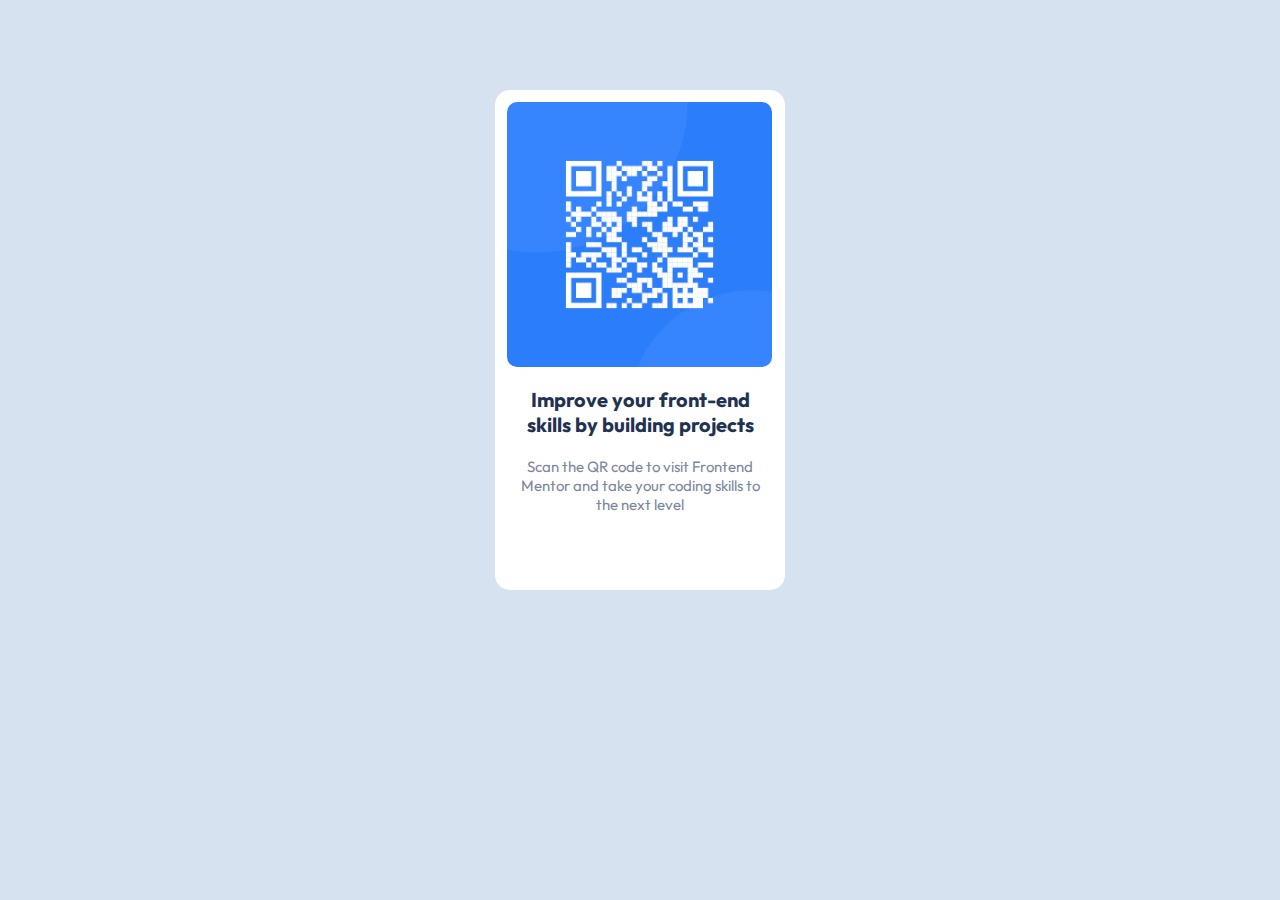
<file: index.html>
<html>
    <head>
        <title>Frontend Mentor</title>
        <link rel="stylesheet" href="style.css">
        <link rel="preconnect" href="https://fonts.googleapis.com"><link rel="preconnect" href="https://fonts.gstatic.com" crossorigin>
        <link href="https://fonts.googleapis.com/css2?family=Outfit:wght@400;700&display=swap" rel="stylesheet">
    </head>
    <body>
        <div class="main-card">
            <img class='image' src="images/image.png">
            <p class="heading">Improve your front-end skills by building projects</p>
            <p class="paragraph">Scan the QR code to visit Frontend Mentor and take your coding skills to the next level</p>
        </div>
    </body>
</html>
</file>
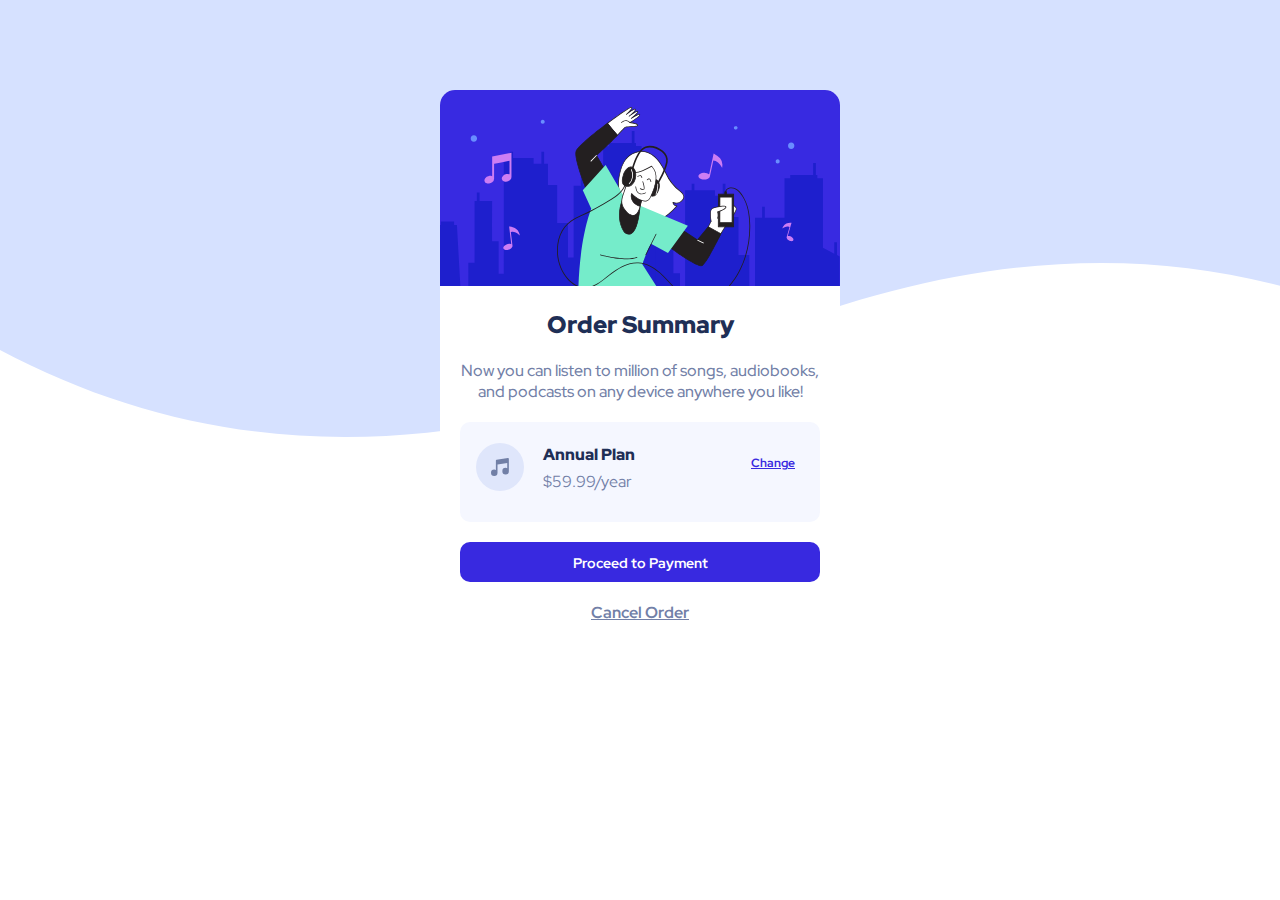
<file: Order Summary Component/index.html>
<!DOCTYPE html>
<html>
    <head>
        <title>
            Order Summary Component
        </title>
        <link rel="stylesheet" href="style.css">
    </head>
    <body>
        <div class="container">
            <img class="image-hero" src="images/illustration-hero.svg">
            <h2 class="head red-hat">Order Summary</h2>
            <p class="paragraph red-hat">Now you can listen to million of songs, audiobooks, and podcasts on any device anywhere you like!</p>
            <div id="pricing-container">
                <img src="images/icon-music.svg" class="image-music">
                <div class="prices">
                    <p class="red-hat" id='annual'>Annual Plan</p>
                    <p class="red-hat" id="price">$59.99/year</p>
                </div>
                <a href="#" id="change">Change</a>
            </div>                
            <a href="#" class="payment">Proceed to Payment</a>
            <a href="#" class="cancel">Cancel Order</a>
        </div>
    </body>
</html>
</file>
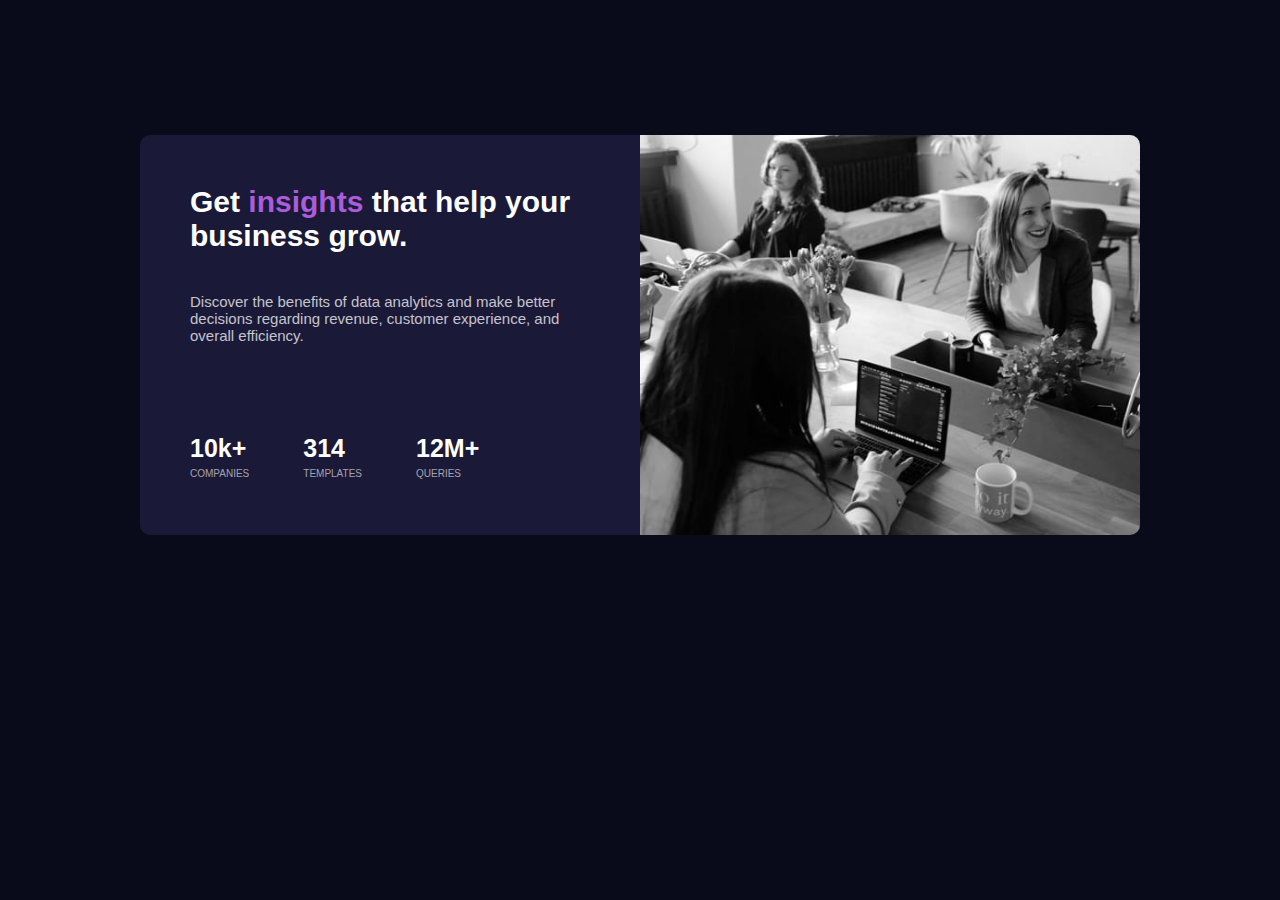
<file: Stats Preview Card/index.html>
<!DOCTYPE html>
<html lang="en">
<head>
  <meta charset="UTF-8">
  <meta name="viewport" content="width=device-width, initial-scale=1.0"> <!-- displays site properly based on user's device -->
  <link rel="icon" type="image/png" sizes="32x32" href="./images/favicon-32x32.png">
  <link href="style.css" rel="stylesheet">
  <title>Frontend Mentor | Stats preview card component</title>


  <!-- <style>
    .attribution { font-size: 11px; text-align: center; }
    .attribution a { color: hsl(228, 45%, 44%); }
  </style> -->
</head>
<body>
<div class="container">
  <div class="text-part">
    <div class="heading">Get <div class="soft-violet">insights</div> that help your business grow.</div>

    <p class="paragraph main-paragraph-white">Discover the benefits of data analytics and make better decisions regarding revenue, customer 
    experience, and overall efficiency.</p>
    <div class="links-block">
      <div class="link-box"><div class="box-head">10k+</div><div class="box-child stat-heading-white">companies</div></div>
      <div class="link-box margin-lr"><div class="box-head">314</div><div class="box-child stat-heading-white">templates</div></div>
      <div class="link-box"><div class="box-head">12M+</div><div class="box-child stat-heading-white">queries</div></div>
  </div>
  </div>
  <img src="images/image-header-desktop.jpg" class="image">
</div>
  <!-- <div class="attribution">
    Challenge by <a href="https://www.frontendmentor.io?ref=challenge" target="_blank">Frontend Mentor</a>. 
    Coded by <a href="#">Your Name Here</a>.
  </div> -->
</body>
</html>
</file>
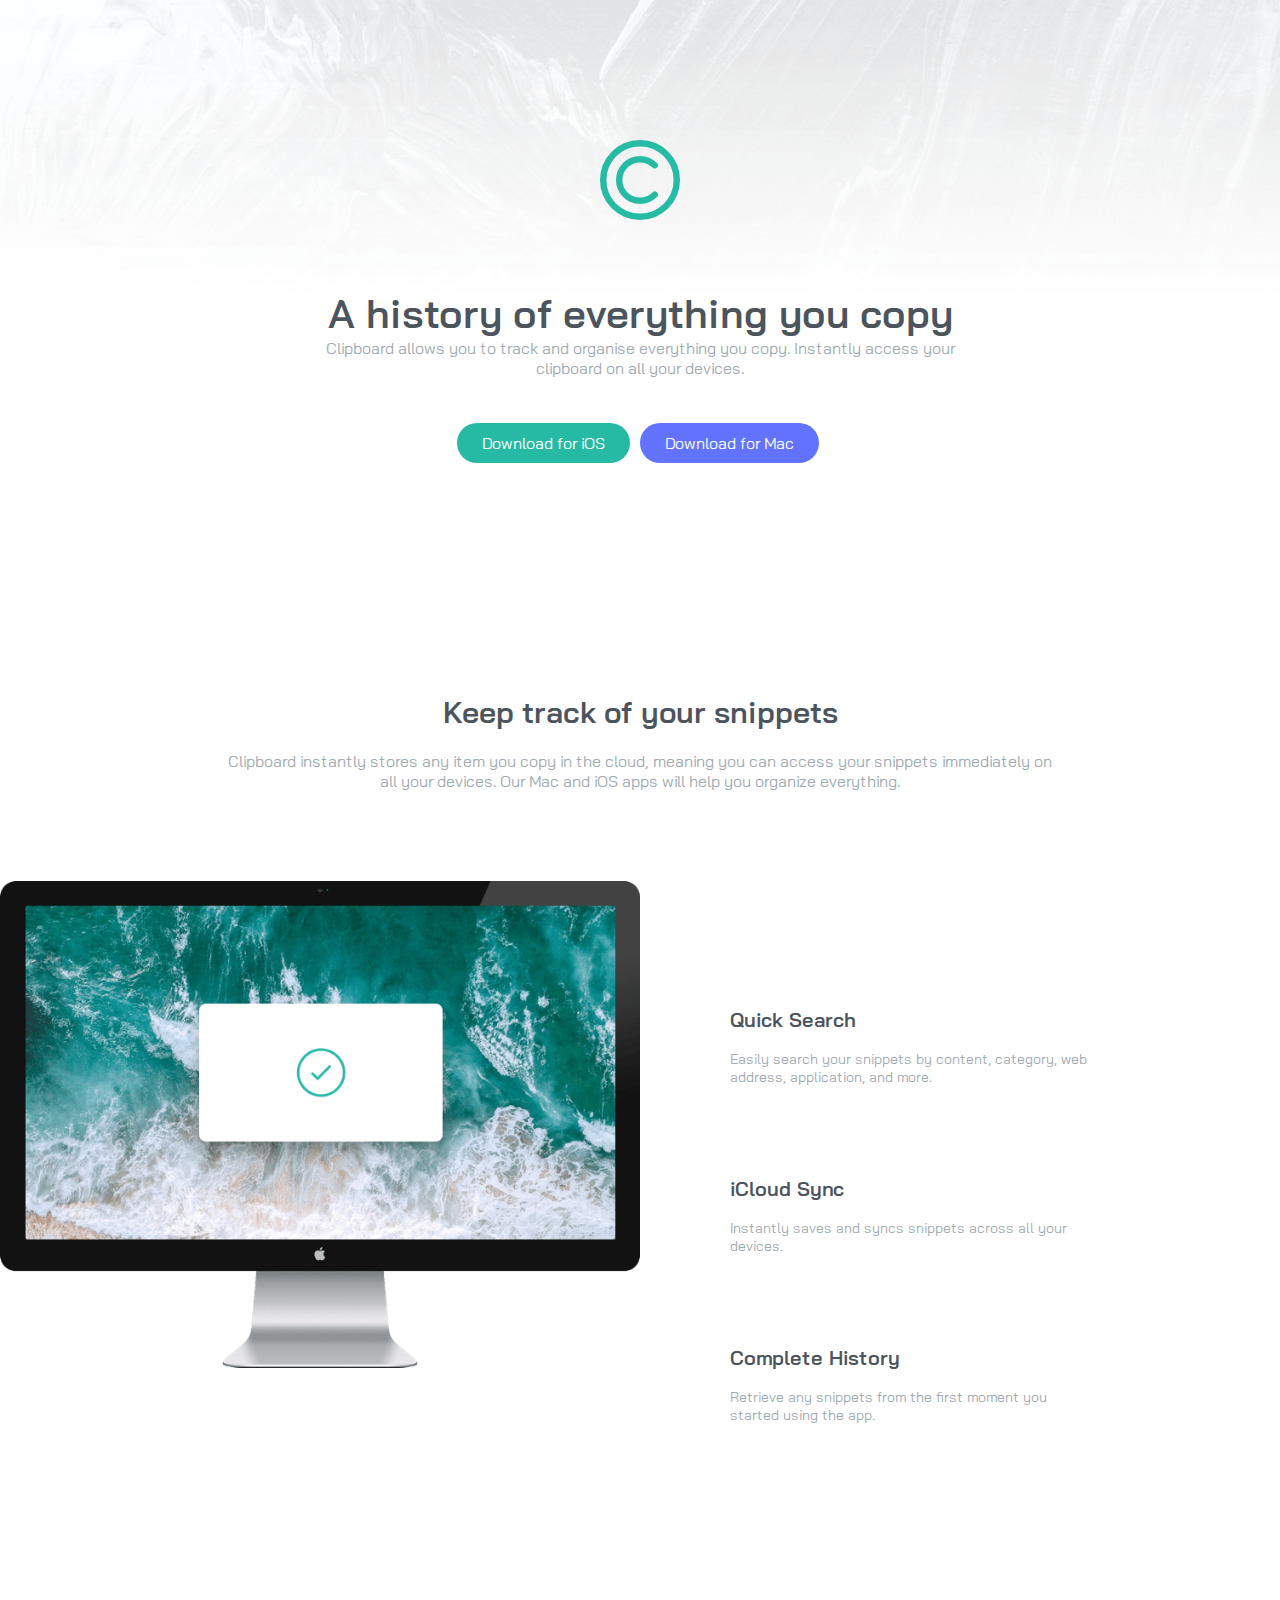
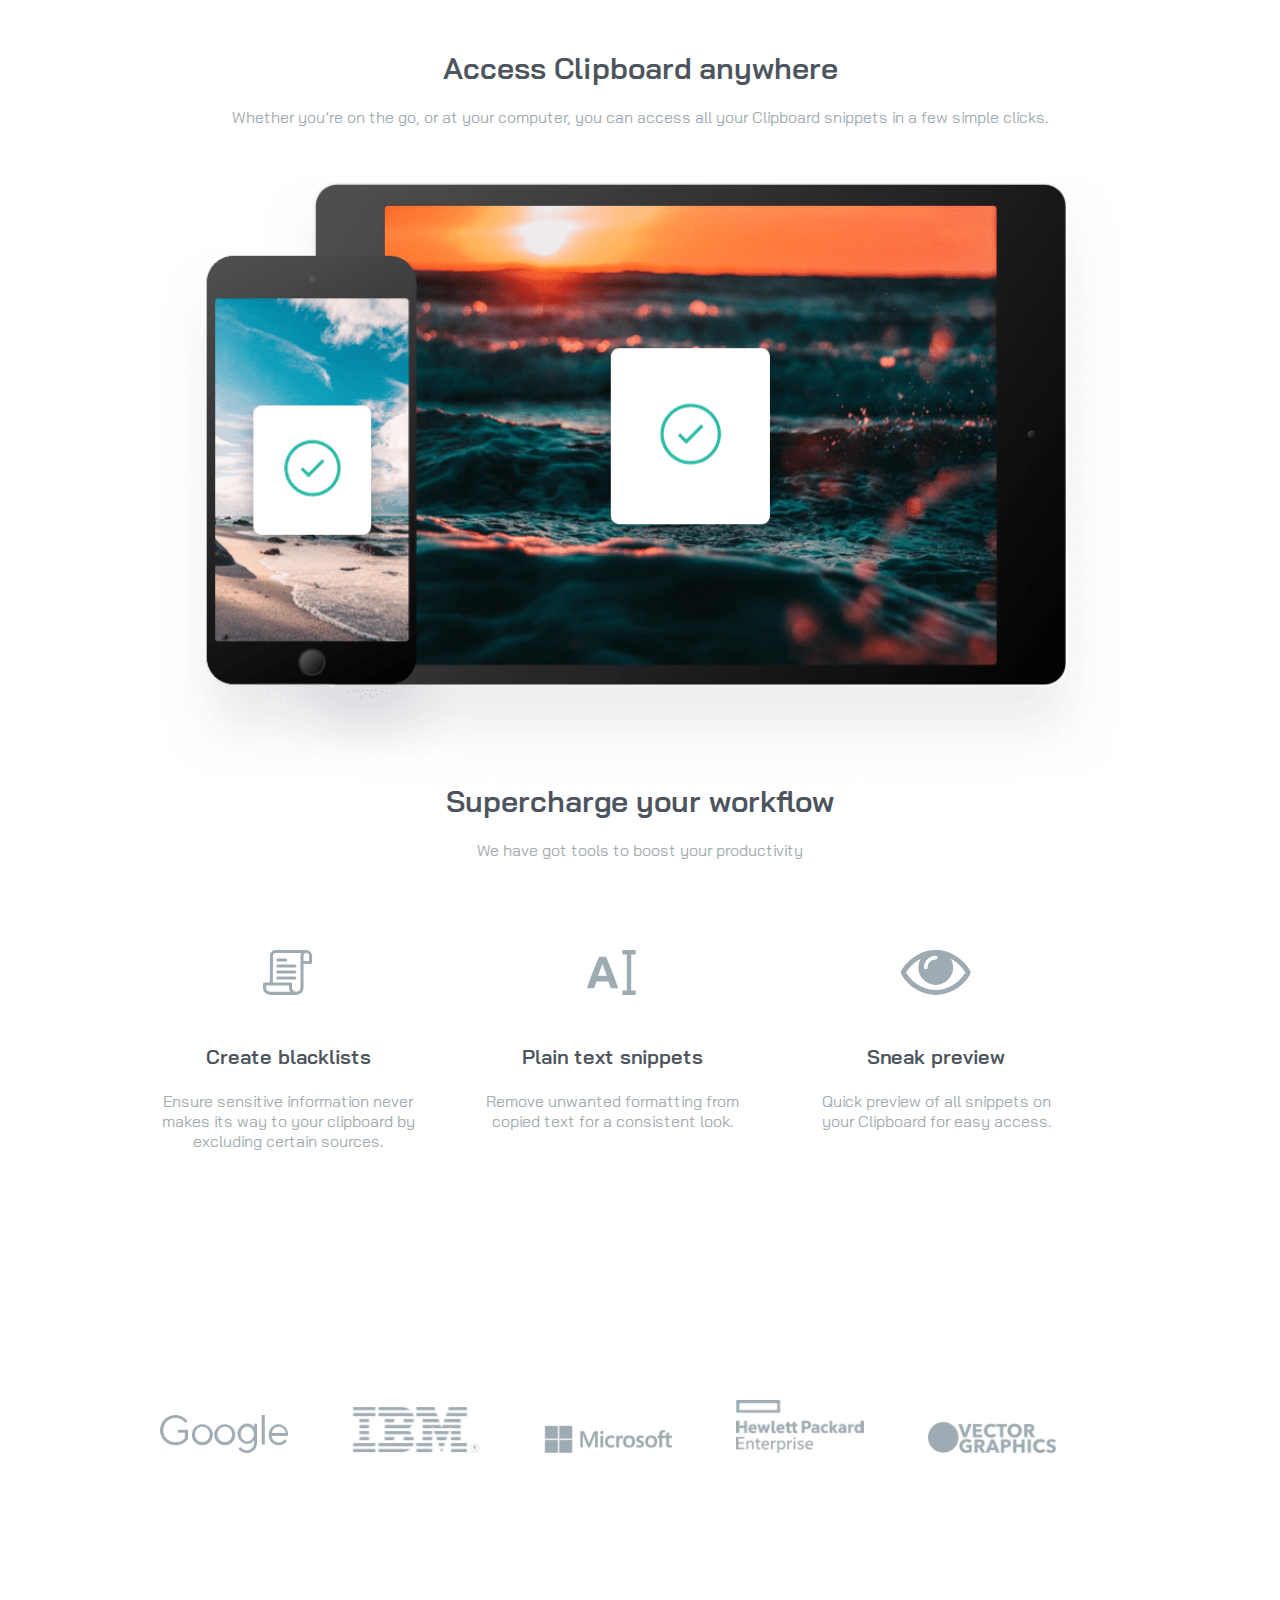
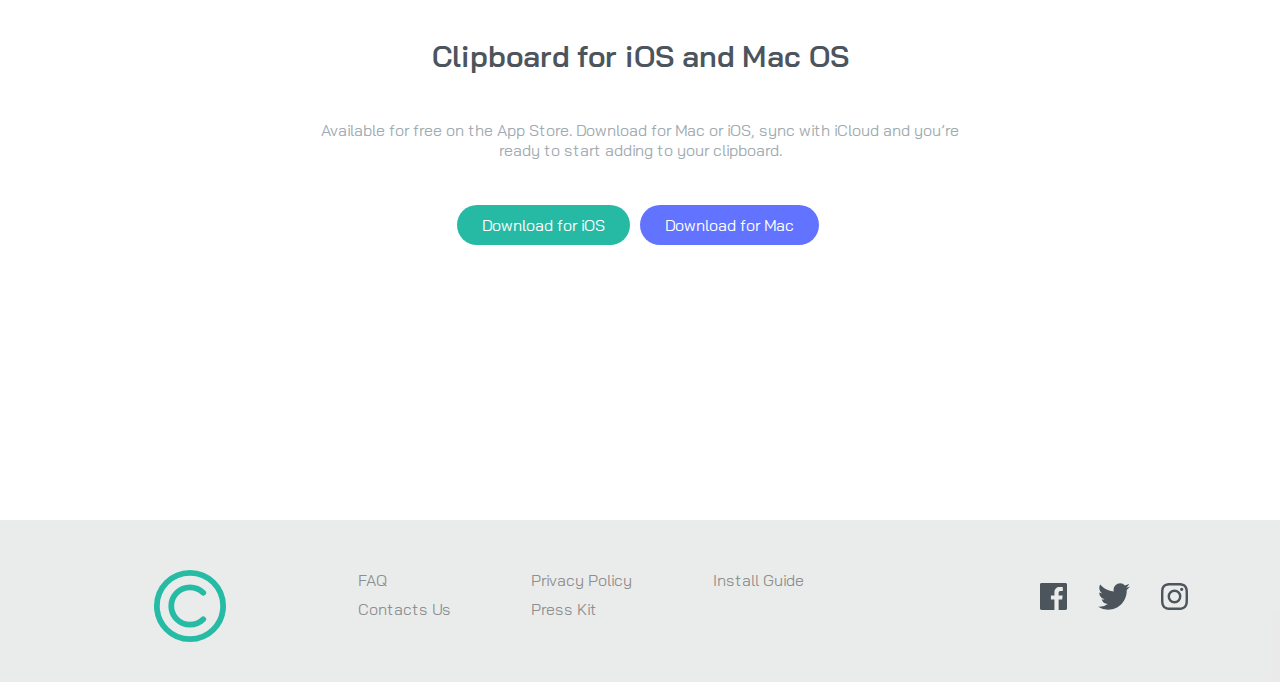
<file: Junior/clipboard-landing-page-master/index.html>
<!DOCTYPE html>
<html lang="en">
<head>
  <meta charset="UTF-8">
  <meta name="viewport" content="width=device-width, initial-scale=1.0">
  <link rel="icon" type="image/png" sizes="32x32" href="./images/favicon-32x32.png">
  <link rel="stylesheet" href="style.css">
  <link rel="preconnect" href="https://fonts.googleapis.com"><link rel="preconnect" href="https://fonts.gstatic.com" crossorigin><link href="https://fonts.googleapis.com/css2?family=Bai+Jamjuree:wght@400;600&display=swap" rel="stylesheet">
  <title>Frontend Mentor | Clipboard landing page</title>
</head>

<body>
  <div class="first-container">
    <img src="images/bg-header-desktop.png" no-repeat class="head-image">
    <img src="images/logo.svg" class="main-logo">
    <div class="center">
      <div class="main-heading dgb"> A history of everything you copy</div>
      <div class="paragraph gb">Clipboard allows you to track and organise everything you copy. Instantly access your clipboard on all your devices.</div>
      <div class="buttons">
        <div class="b-ios">Download for iOS</div><div class="b-mac">Download for Mac</div>
      </div>
    </div>
  </div>
  <div class="second-container">
    <div class="heading dgb">Keep track of your snippets</div>
    <div class="paragraph gb" id="p2">Clipboard instantly stores any item you copy in the cloud, 
      meaning you can access your snippets immediately on all your 
      devices. Our Mac and iOS apps will help you organize everything.</div>
  </div>
  <div class="third-container">
    <img src="images/image-computer.png" id="img-c3">
    <div class="text-part-c3">
      <div class="text-block">
        <div class="th-c3 dgb">Quick Search</div>
        <div class="tp-c3 gb">Easily search your snippets by content, category, web address, application, and more.</div>
        <div class="th-c3 dgb">iCloud Sync</div>
        <div class="tp-c3 gb">Instantly saves and syncs snippets across all your devices.</div>
        <div class="th-c3 dgb">Complete History</div>
        <div class="tp-c3 gb">Retrieve any snippets from the first moment you started using the app.</div>
      </div>
    </div>
  </div>
  <div class="forth-container">
    <div class="heading dgb">Access Clipboard anywhere</div>
    <div class="paragraph gb" id="p4" >Whether you’re on the go, or at your computer, you can access all your Clipboard 
      snippets in a few simple clicks.</div>
    <img src="images/image-devices.png" id="img-devices">
  </div>
  <div class="fifth-container">
    <div class="heading dgb">Supercharge your workflow</div>
    <div class="paragraph gb" id="p5">We have got tools to boost your productivity</div>
    <div class="services">
      <div class="service-box">
        <img src="images/icon-blacklist.svg" class="img-sb">
        <div class="heading-sb dgb">Create blacklists</div>
        <div class="p-sb gb">Ensure sensitive information never makes its way to your clipboard by excluding certain sources.</div>
      </div>
      <div class="service-box">
        <img src="images/icon-text.svg" class="img-sb">
        <div class="heading-sb dgb">Plain text snippets</div>
        <div class="p-sb gb">Remove unwanted formatting from copied text for a consistent look.</div>
      </div>
      <div class="service-box">
        <img src="images/icon-preview.svg" class="img-sb">
        <div class="heading-sb dgb">Sneak preview</div>
        <div class="p-sb gb">Quick preview of all snippets on your Clipboard for easy access.</div>
      </div>
    </div>

    <div class="companies">
      <img src="images/logo-google.png" class="img-com"><!--
      --><img src="images/logo-ibm.png" class="img-com"><!--
      --><img src="images/logo-microsoft.png" class="img-com"><!--
      --><img src="images/logo-hp.png" class="img-com"><!--
      --><img src="images/logo-vector-graphics.png" class="img-com">
    </div>
  </div>
  <div class="sixth-container">
    <div class="sixth-heading dgb">Clipboard for iOS and Mac OS</div>
      <div class="paragraph gb"> Available for free on the App Store. Download for Mac or iOS, sync with iCloud and you’re ready to start adding to your clipboard.</div>
      <div class="buttons">
        <div class="b-ios">Download for iOS</div><div class="b-mac">Download for Mac</div>
      </div>
  </div>
  <footer>
    <img src="images/logo.svg">
    <div class="links">
      <div class="divider" style="float:none;">
        <div class="link">FAQ</div>
        <div class="link">Contacts Us</div>
      </div>
      <div class="divider">
        <div class="link">Privacy Policy</div>
        <div class="link">Press Kit</div>
      </div>
      <div class="divider">
        <div class="link">Install Guide</div>
      </div>
    </div>
    <div class="socials">
      <img class="img-social" src="images/icon-facebook.svg">
      <img class="img-social" src="images/icon-twitter.svg">
      <img class="img-social" src="images/icon-instagram.svg">
    </div>
  </footer>
</body>
</html>
</file>
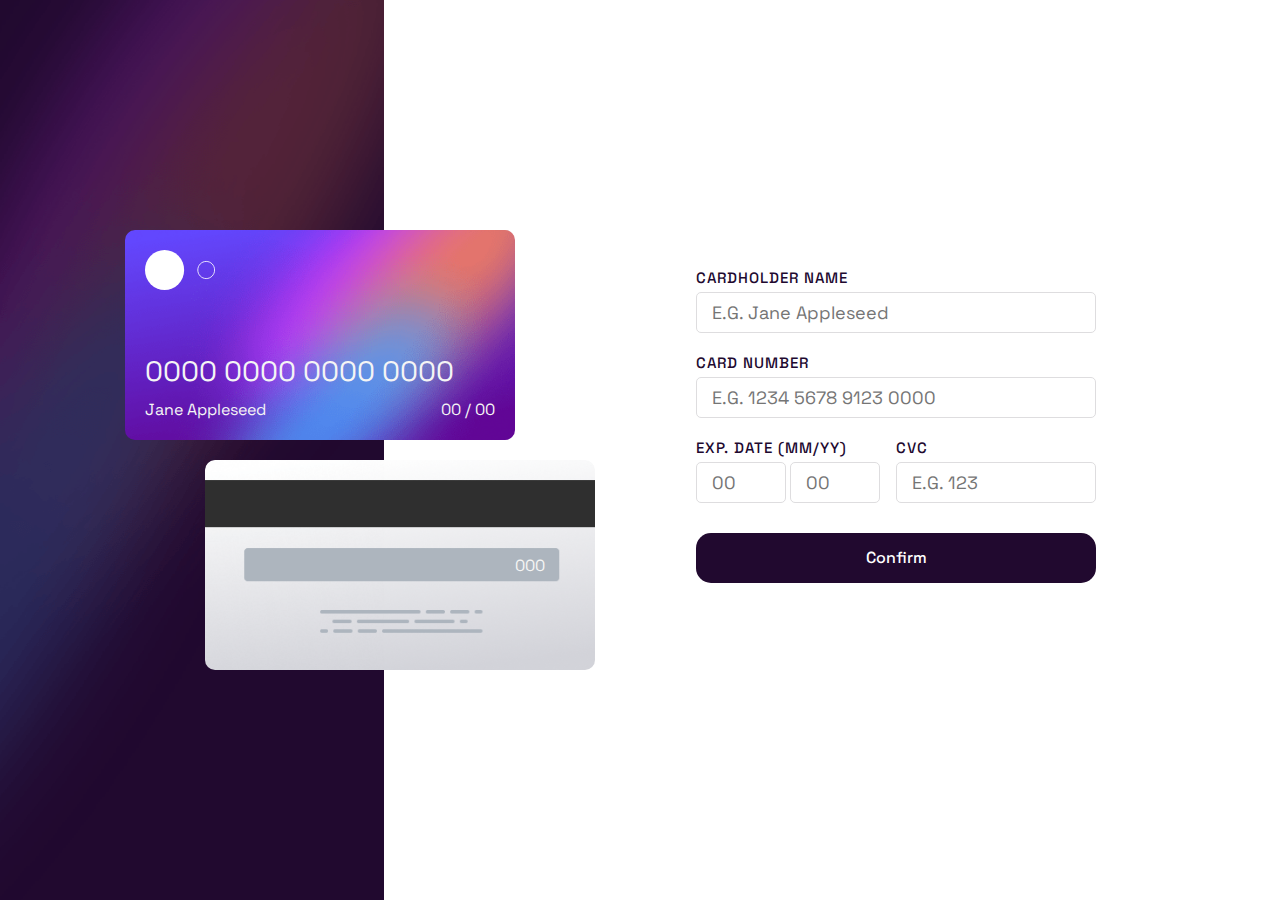
<file: Junior/interactive-card-details-form-main/index.html>
<!DOCTYPE html>
<html lang="en">
<head>
  <meta charset="UTF-8">
  <meta name="viewport" content="width=device-width, initial-scale=1.0">
  <title>Interactive Card Details Form</title>
  <link rel="stylesheet" href="style.css">
</head>
<body>
  <div class="left">
    <div class="front">
      <img src="images/card-logo.svg" alt="">
      <div>
        <p class="cardNumber">0000 0000 0000 0000</p>
        <div class="flex">
          <p class="cardName">Jane Appleseed</p>
          <p class="date"><span class="month">00</span> / <span class="year">00</span></p>
        </div>
      </div>
    </div>
    <div class="back">
      <p class="cvcNumber">000</p>
    </div>
  </div>
  <div class="right">
    <form class="form">
      <div class="inputHeading">Cardholder Name</div>
      <div class="inputContainer">
        <input type="text" placeholder="e.g. Jane Appleseed" data-name oninput="nameFunction()">
        <div class="errorName">Can't be blank</div>
      </div>
      <div class="inputHeading">Card Number</div>
      <div class="inputContainer">
        <input type="text" placeholder="e.g. 1234 5678 9123 0000" data-number oninput="numberFunction()">
        <div class="errorNumber">Can't be blank</div>
      </div>
        <div class="cardDetails">
          <div class="mmyy">
            <p class="inputHeading">Exp. Date (MM/YY)</p>
            <div class="inputContainer">           
              <input type="text" class="mm" placeholder="00" data-month oninput="monthFunction()">
              <div class="errorMonth">Can't be blank</div>
            </div>
            <div class="inputContainer">
              <input type="text" class="yy" placeholder="00" data-year oninput="yearFunction()">
              <div class="errorYear">Can't be blank</div>
            </div>
          </div>
          <div class="cvcSection">
            <div class="inputHeading">CVC</div>
            <input type="text" class="cvcInput" placeholder="e.g. 123" data-cvc oninput="cvcFunction()">
            <div class="errorCVC">Can't be blank</div>
          </div>
        </div>
      
      <div class="buttonForm">Confirm</div>
    </form>
    <div class="completed">
      <img src="images/icon-complete.svg" class="complete-img">
      <h1>Thank You!</h1>
      <p>We've added your card details</p>
      <div class="buttonContinue">Continue</div>
    </div>
  </div>
  <script src='script.js'></script>
<!--   
  <div class="attribution">
    Challenge by <a href="https://www.frontendmentor.io?ref=challenge" target="_blank">Frontend Mentor</a>. 
    Coded by <a href="#">Your Name Here</a>.
  </div> -->
</body>
</html>
</file>
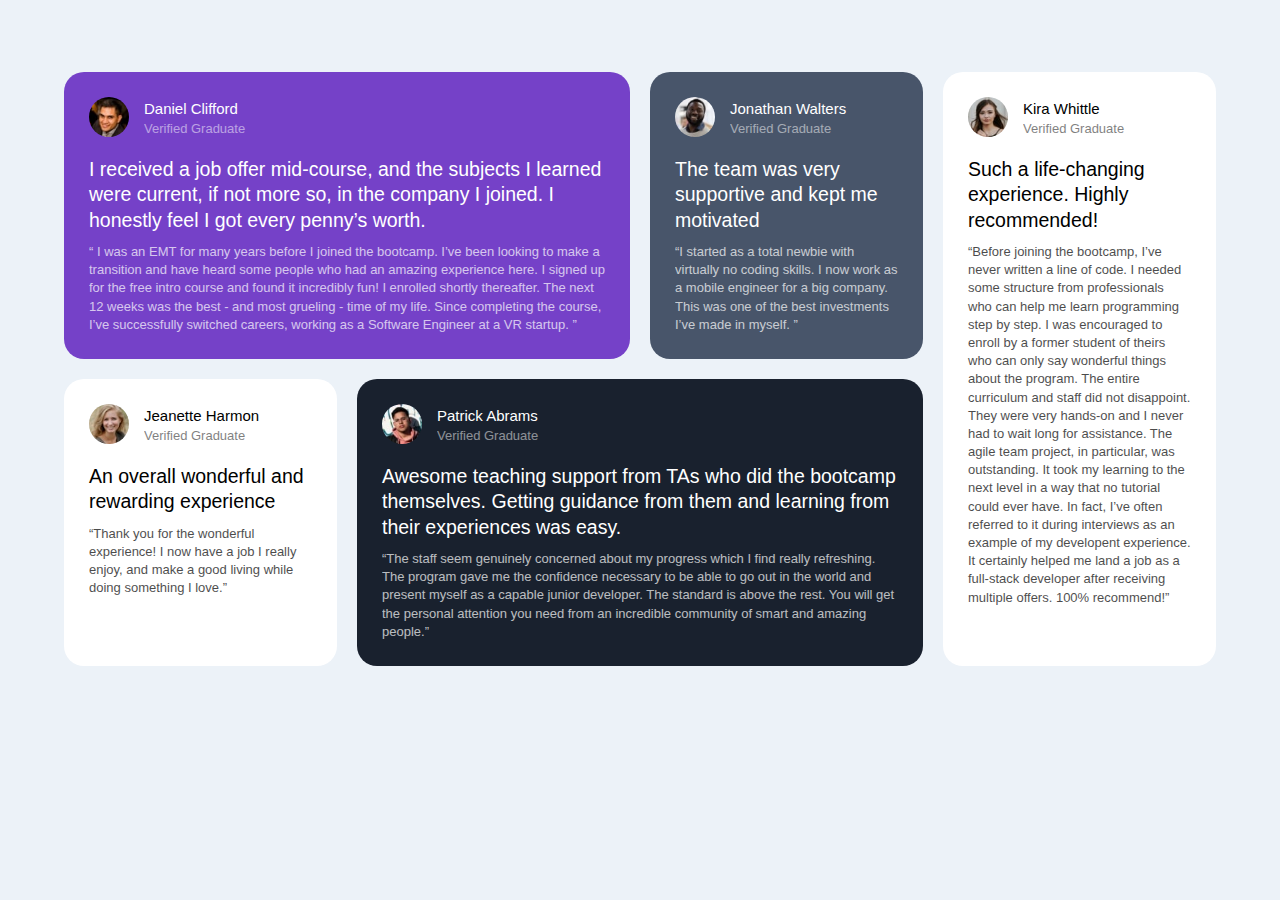
<file: Junior/testimonials-grid-section-main/index.html>
<!DOCTYPE html>
<html lang="en">
<head>
  <meta charset="UTF-8">
  <meta name="viewport" content="width=device-width, initial-scale=1.0">
  <link rel="icon" type="image/png" sizes="32x32" href="./images/favicon-32x32.png">
  <link rel="stylesheet" href="style.css">
  <title>Frontend Mentor | Testimonials Grid Section</title>
<body>

<div class="grid-container">
  <div class="card1">
    <header>
      <img src="images/image-daniel.jpg" alt="" class="image">
      <div>
        <div class="heading">Daniel Clifford</div>
        <p class="verified">Verified Graduate</p>
      </div>
    </header>
    <h3 class="head">I received a job offer mid-course, and the subjects I learned were current, if not more so, 
      in the company I joined. I honestly feel I got every penny’s worth.
    </h3>
    <p class="quotation">“ I was an EMT for many years before I joined the bootcamp. I’ve been looking to make a 
      transition and have heard some people who had an amazing experience here. I signed up 
      for the free intro course and found it incredibly fun! I enrolled shortly thereafter. 
      The next 12 weeks was the best - and most grueling - time of my life. Since completing 
      the course, I’ve successfully switched careers, working as a Software Engineer at a VR startup. ”</p>
  </div>
  <div class="card2">
    <header>
      <img src="images/image-jonathan.jpg" alt="" class="image">
      <div>
        <div class="heading">Jonathan Walters</div>
        <p class="verified">Verified Graduate</p>
      </div>
    </header>
    <h3 class="head">The team was very supportive and kept me motivated</h3>
    <p class="quotation">“I started as a total newbie with virtually no coding skills. I now work as a mobile engineer 
      for a big company. This was one of the best investments I’ve made in myself. ”</p>
  </div>
  <div class="card3">
    <header>
      <img src="images/image-jeanette.jpg" alt="" class="image">
      <div>
        <div class="heading">Jeanette Harmon</div>
        <p class="verified">Verified Graduate</p>
      </div>
    </header>
    <h3 class="head">An overall wonderful and rewarding experience</h3>
    <p class="quotation">“Thank you for the wonderful experience! I now have a job I really enjoy, and make a good living 
      while doing something I love.”</p>
  </div>
  <div class="card4">
    <header>
      <img src="images/image-patrick.jpg" alt="" class="image">
      <div>
        <div class="heading">Patrick Abrams</div>
        <p class="verified">Verified Graduate</p>
      </div>
    </header>
    <h3 class="head">Awesome teaching support from TAs who did the bootcamp themselves. Getting guidance from them and 
      learning from their experiences was easy.</h3>
    <p class="quotation">“The staff seem genuinely concerned about my progress which I find really refreshing. The program 
      gave me the confidence necessary to be able to go out in the world and present myself as a capable 
      junior developer. The standard is above the rest. You will get the personal attention you need from 
      an incredible community of smart and amazing people.”</p>
  </div>
  <div class="card5">
    <header>
      <img src="images/image-kira.jpg" alt="" class="image">
      <div>
        <div class="heading">Kira Whittle</div>
        <p class="verified">Verified Graduate</p>
      </div>
    </header>
    <h3 class="head">Such a life-changing experience. Highly recommended!</h3>
    <p class="quotation">“Before joining the bootcamp, I’ve never written a line of code. I needed some structure from 
      professionals who can help me learn programming step by step. I was encouraged to enroll by a former 
      student of theirs who can only say wonderful things about the program. The entire curriculum and staff 
      did not disappoint. They were very hands-on and I never had to wait long for assistance. The agile team 
      project, in particular, was outstanding. It took my learning to the next level in a way that no tutorial 
      could ever have. In fact, I’ve often referred to it during interviews as an example of my developent 
      experience. It certainly helped me land a job as a full-stack developer after receiving multiple offers. 
      100% recommend!”</p>
  </div>
</div>

</body>
</html>

<!--   
   -->
</file>
<file: style.css>
body{
    margin:0px;
    padding:0px;
    background-color: hsl(212, 45%, 89%);
}

.main-card{
    height: 500px;
    width: 290px;
    background-color: white;
    border-radius: 15px;
    margin: auto;
    margin-top: 10vh;
    margin-bottom: 80px;
}

.image {
    height: 265px;
    border-radius: 10px;
    margin: 12px 0px 0px 12px;
}

.heading{
    font-family: 'Outfit', sans-serif;
    font-weight: bold;
    font-size: 20px;
    text-align: center;
    margin: 20px;
    color: hsl(218, 44%, 22%);
}

.paragraph{
    font-family: 'Outfit', sans-serif;
    font-size: 15px;
    text-align: center;
    margin: 20px;
    color: hsl(220, 15%, 55%);
}
</file>
<file: Order Summary Component/style.css>
@import url('https://fonts.googleapis.com/css2?family=Red+Hat+Display:wght@500;700;900&display=swap');

body{
    background: url(images/pattern-background-desktop.svg) no-repeat;
}

.container{
    min-height:450px;
    margin:auto;
    width: 400px;
    margin-top: 10vh;
    background-color:white;
    border-radius: 15px;
    padding-bottom: 50px;
}

.image-hero{
    width: 400px;
    border-top-left-radius: 15px;
    border-top-right-radius: 15px;
}
.red-hat{
    font-family: 'Red Hat Display', sans-serif;
}

.head{
    text-align: center;
    font-weight: 900;
    color: hsl(223, 47%, 23%);
}

.paragraph{
    text-align: center;
    font-weight: 500;
    margin: 5px 20px;
    color:hsl(224, 23%, 55%);


}

#pricing-container{
    background-color: hsl(225, 100%, 98%);
    /* display:inline; */
    border-radius: 10px;
    margin:20px;
    box-sizing: border-box;
    height:100px;
    width:360px;
}

.image-music{
    margin-left:1em;
    margin-top:1em;
}

.prices{
    display:inline-block;
    padding-left:15px;
    
}
#annual{
    font-weight: 900;
    color: hsl(223, 47%, 23%); 
    font-size: 16px;
    position:relative;
    top:6px;
}

#price{
    color:hsl(224, 23%, 55%);
    position:relative;
    top:-4px;
}

#change{
    color: hsl(245, 75%, 52%) ;
    font-family: 'Red Hat Display', sans-serif;
    font-weight: 700;
    font-size:12px;
    float:right;
    margin-top:33px;
    margin-right: 25px;
}

.payment{
    text-decoration: none;
    /* padding:12px 0px; */
    width: 360px;
    height:40px;
    padding-top:12px;
    box-sizing: border-box;
    display: block;
    color:white;
    background-color: hsl(245, 75%, 52%);
    border-radius:10px;
    margin:20px;
    text-align: center;   
    font-family: 'Red Hat Display', sans-serif;
    font-weight:bold;
    font-size:14px;

}

.cancel{
    font-family: 'Red Hat Display', sans-serif;
    font-weight:bold;
    color:hsl(224, 23%, 55%);
    text-align: center;
    display: block;
    width: 360px;
    margin:20px;
}

@media(max-width:375px){
    .container, .image-hero{
        width: 350px;
    }
    #pricing-container, .payment, .cancel {
        width:300px;
    }
}
</file>
<file: Stats Preview Card/style.css>
body{
    margin:0px;
    padding:0px;
    background-color: hsl(233, 47%, 7%);
    color:white;
}
/* Global */

.main-paragraph-white{
    color:hsla(0, 0%, 100%, 0.75);
}

.stat-heading-white{
    color: hsla(0, 0%, 100%, 0.6);
}

/* Fonts */

@import url('https://fonts.googleapis.com/css2?family=Inter:wght@400;600&family=Lexend+Deca&display=swap');

/* Elements */
.container{
    margin: auto;
    margin-top: 15vh;
    box-sizing: border-box;
    width: 1000px;
    height:400px;
    background-color: hsl(244, 38%, 16%);
    border-radius:10px;
}

.text-part{
    display: inline-block;
    box-sizing: border-box;
    width: 500px;
    
}

.image {
    float:right;
    height:400px;
    width:500px;
    border-top-right-radius: 10px;
    border-bottom-right-radius: 10px;

}

.heading{
    font-family:'Inter', sans-serif;
    font-weight:600;
    font-size:30px;
    margin: 50px 0px 40px 50px;
}

.soft-violet{
    color: hsl(277, 64%, 61%);
    display:inline;
}

.paragraph{
    font-family:'Inter', sans-serif;
    font-weight:400;
    font-size:15px;
    margin-right:80px;
    margin-left:50px;
}

.links-block{
    margin-top:90px;
    margin-left:50px;
}
.link-box{
    display:inline-block;
}

.box-head{
    font-family:'Inter', sans-serif;
    font-weight:600;
    font-size:25px;
    display:block;
}
.box-child{
    text-transform: uppercase;
    font-family:'Lexend Deca', sans-serif;
    font-size:10px;
    margin-top: 5px;
}
.margin-lr{
    margin: 0px 50px;
}

/* Media Queries */

@media(max-width:375px){
    .container{
        min-height: 800px;
        width:340px;
        margin-top: 5vh;
        margin-bottom: 5vh;
        position:relative;
    }
    .image{
        width:340px;
        border-top-left-radius: 15px;
        border-bottom-right-radius: 0px;
        height: 250px;
        position:absolute;
        top:0px;
    }
    .text-part{
        position: absolute;
        width:340px;
        top: 250px;
    }
    .heading, .paragraph{
        margin:30px 32px;
        text-align:center;
    }
    .links-block{
        box-sizing: border-box;
        height: 200px;
        width:100px;
        margin:auto;
        margin-top: 20px;
    }
    .link-box{
        display:block;
        margin:30px 0px !important;
        text-align:center;             
    }
    
}
</file>
<file: Junior/clipboard-landing-page-master/style.css>
/* Globals */
* {
    font-family: 'Bai Jamjuree' ,sans-serif;
}

.dgb{
    color:hsl(210, 10%, 33%);
}

.gb{
    color:hsl(201, 11%, 66%);
}

.m-20p{
    margin-top:20px;
}

body{
    margin:0px;
    padding:0px;
}

.first-container{
    position:relative;
    height:70vh;
}

.second-container{
    margin-top: 7vh;
}
.third-container{
    margin-top: 10vh;
}

.forth-container{
    margin-top: 15vh;
}

/* Elements */

.head-image{
    position:absolute;
    height:300px;
    width:100vw;
    z-index: -1;    
}

.main-logo{
    position:absolute;
    z-index:1;
    top:20vh;
    left: 50%;
    margin: -40px 0px 0px -40px;
    height:80px;
}
.center{
    position:absolute;
    top:32vh;
    left:50%;
    width: 70vw;
    margin-left:-35vw;
    z-index:1;
}

.main-heading{
    font-weight: 600;
    font-size: 40px;
    text-align: center;
}

.paragraph{
    text-align: center;
    width: 50vw;
    margin:auto;
}

.buttons{
    margin-top: 30px;
    margin:auto;
    position: absolute;
    left:50%;
    margin-top: 5vh;
    margin-left:-188px;
}

.b-ios, .b-mac{
    display: inline-block;
    padding: 10px 25px;
    color:white;
    font-weight: 400;
    border-radius: 20px;
    margin:0px 5px;
    transition: background-color 300ms;

}

.b-ios:hover, .b-mac:hover{
    cursor: pointer;
}

.b-ios{
    background-color: hsl(171, 66%, 44%);
}
.b-ios:hover{
    background-color: hsl(172, 29%, 56%);
}

.b-mac{
    background-color: hsl(233, 100%, 69%);
}

.b-mac:hover{
    background-color: hsl(233, 97%, 76%);
}

.heading{
    font-weight: 600;
    font-size:30px;
    margin:auto;
    text-align:center;
}

#p2{
    margin-top: 20px;
    width: 65vw;
}

#img-c3{
    width:50vw;
    float:left;
}

.text-part-c3{
    display:inline-block;
    width: 28vw;
    box-sizing: border-box;
    margin-left:7vw;
    margin-right: 15vh;
    margin-top: 12vh;
}

.th-c3{
    font-weight: 600;
    font-size: 20px;
    margin:2vh;
    margin-left:0px;
}
.tp-c3{
    margin-bottom:10vh;
    font-size:14px;
}

#p4{
    margin-top: 20px;
    width:65vw;
}

#img-devices{
    width:75vw;
    display: block;
    margin:auto;
    margin-top: 5vh;
}

#p5{
    margin-top: 20px;
    width: 65vw;
}

.services{
    width: 80vw;
    height: 50vh;
    margin:auto;
    margin-top:10vh;
}

.service-box{
    width: 25vw;
    display:inline-block;
    text-align:center;
    vertical-align: top;
}

.img-sb{
    height:5vh;
    margin-bottom: 5vh;
}

.heading-sb{
    font-weight: 600;
    font-size:20px;
    margin-bottom: 2.5vh;
}

.p-sb{
    margin: 0 2.5vw;
}

.companies{
    width: 80vw;
    margin: auto;
}

.img-com{
    width: 10vw;
    margin:0vw 2.5vw;
}

.sixth-container{
    margin-top: 20vh;
    margin-bottom: 40vh;
}

.sixth-heading{
    font-weight: 600;
    font-size: 30px;
    text-align: center;
    margin-bottom: 5vh;
}

footer {
    min-height: 18vh;
    background-color: hsla(180, 1%, 34%, 0.123);
}

footer img {
    height: 8vh;
    margin: 5.5vh 0 0 12vw;
}

.links{
    display: inline-block;
    margin-left: 10vw;
    vertical-align: top;
    margin-top:1.5vh;
}

.divider{
    box-sizing: border-box;
    height: 8vh;
    margin-top: 3vh;
    margin-right: 6vw;
    display: inline-block;
    vertical-align: top;
}

.link{
    padding-top: 1vh;
    color: hsla(180, 1%, 34%, 0.63);
    transition: color 300ms;
}

.link:hover{
    color:hsla(180, 1%, 34%, 0.836);
    cursor:pointer;
}

.socials{
    display: inline-block;
    margin-left: 10vw;
    vertical-align: top;
    margin-top:1.5vh;
}
.img-social{
    height: 3vh;
    margin-left: 3vh;
}

@media(max-width:375px){
    .main-logo{
        height:110px;
        margin-left:-55px;
        top:18vh;
    }
    .center{
        width:90%;
        left:50%;
        margin-left:-45%;
    }
    .main-heading, .sixth-heading{
        font-size: 30px;
    }
    .paragraph{
        width:90% !important;
        margin-top: 20px;
    }
    .buttons{
        width:90vw;
        margin-left:-45vw;
    }
    .b-ios,.b-mac{
        display:block;
        text-align: center;
        font-weight:bold;
        margin: 10px 0px;
        padding: 12px;
    }
    #p2{
        width:80vw;
    }
    #img-c3, .text-part-c3{
        float:none;
        width: 90vw;
        margin:0 5vw;
    }
    .text-part-c3{
        text-align: center;
    }
    .th-c3{
        font-size: 22px;
    }
    .tp-c3{
        font-size:16px;
        margin-bottom: 5vh;
    }
    .forth-container{
        margin-top:7vh;
    }
    #img-devices{
        width:95vw;
    }
    .fifth-container, .sixth-container{
        margin-top:5vh;
    }
    .services{
        width:90vw;
    }
    .service-box{
        display: block;
        width:90vw;
    }
    .heading-sb{
        font-size:25px;
    }
    .p-sb{
        font-size:16px;
        margin-bottom:5vh;
    }
    .companies{
        width:90vw;
        margin-top:40vh;
    }
    .img-com{
        display: block;
        width:40vw;
        margin: 10vh auto;
    }
    .sixth-heading{
        width: 90vw;
        margin:auto;
    }
    footer{
        min-height:10vh;
    }
    footer img{
        display:block;
        margin: auto;
        padding: 5vh;
    }
    .links{
        display: block;
        margin: auto;
    }
    .divider{
        display:block;
        margin:auto;
        height:10vh;
    }
    .link{
        display: block;
        text-align: center;
        box-sizing: border-box;
        height:5vh;
    }
    .socials{
        width: 90vw;
        margin: 0 auto;
        display: flex;
        justify-content: center;
    }
    .img-social{
        height: 30px;
        margin: 15px;
        padding:0px;
    }
}
</file>
<file: Junior/interactive-card-details-form-main/style.css>
@import url('https://fonts.googleapis.com/css2?family=Space+Grotesk:wght@300;400;500&display=swap');

*{
    padding: 0px;
    margin: 0px;
    box-sizing: border-box;
    font-family: 'Space Grotesk', sans-serif;
}


:root{
    --light-grey-violet: hsl(270, 3%, 87%);
    --dark-grey-violet: hsl(279, 6%, 55%);
    --very-dark-grey-violet: hsl(278, 68%, 11%);
}   


body{
    display: flex;
    background-image: url(images/bg-main-desktop.png);
    background-repeat: no-repeat;
    background-position: left;
    background-size:30vw 100vh !important;
    height: 100vh;
}

.left{
    align-self: center;
    width: 50vw;
    color: whitesmoke;
    display: flex;
    flex-direction: column;
    justify-content: center;
    align-items: center;
}

.front, .back{
    border-radius: 10px;
    width: 400px;
    height: 210px;
    background-size: 100% !important;
    background-position: center;
}

.front, .back{
    width: 390px;
    height: 210px;
}

.front{
    background: url(images/bg-card-front.png) no-repeat;
    padding: 20px;
    display: flex;
    flex-direction: column;
    justify-content: space-between;
    margin-bottom: 20px;

}


.front img{
    height: 40px;
    width: 70px;
}

.flex{
    display: flex;
    justify-content: space-between;
    margin-top: 10px;
    font-weight: 400;
}

.cardName{
    text-transform: capitalize;
}

.cardNumber{
    font-size: 28px;
    }

.back{
    background: url(images/bg-card-back.png) no-repeat;
    display: flex;
    justify-content: center;
    align-items: center;
    margin-left: 25%;
    padding-left: 260px;
    padding-top: 5px;
}

.right{
    display:flex;
    align-items: center;
    width: 40vw;
    padding-bottom: 50px;
}

.cvcNumber{
    padding-bottom: 5px;
}

.form, .completed{
    width: 400px;
    margin: 0 auto;
    justify-self: center;
}

.form{
    display: block;
}

.inputHeading{
    color: var(--very-dark-grey-violet);
    font-weight: 500;
    font-size:15px;
    text-transform: uppercase;
    white-space: 2px;
    margin-bottom: 5px;
    letter-spacing: 1px;
}

.inputContainer{
    margin-bottom: 15px;
}

.form input{
    color:var(--very-dark-grey-violet);
    font-size: 18px;
    border: 1px solid var(--light-grey-violet);
    border-radius: 5px;
    padding: 8px 15px;
    margin-bottom: 5px;
    width: 100%;
    text-transform: capitalize;
}

.form input:focus{
    /* border-color: var(--very-dark-grey-violet); */
    outline:none;
}

.cardDetails{
    width: 100%;
    display: flex;
}

.cardDetails .mmyy{
    width: 50%;
}

.mm, .yy{
    width: 100% !important;
    
}

.mmyy .inputContainer{
    width: 45%;
    display: inline-block;
    vertical-align: top;
}

.cvcSection{
    width: 50%;
    display: inline-block;
}
.cvcInput {
    width: 100% !important;
}

.errorName, .errorNumber, .errorMonth, .errorYear, .errorCVC{
    color: red;
    font-size: 12px;
    margin: 0px 0;
    word-break: normal;
    display:  none;
} 

.buttonForm, .buttonContinue{
    width: 100%;
    background-color: var(--very-dark-grey-violet);
    color: white;
    font-weight: 500;
    display: flex;
    justify-content: center;
    align-items: center;
    height: 50px;
    border-radius: 15px;
    margin-top: 10px;
    cursor: pointer;
    /* transition: all 300ms;     */
}

.completed{
    display: none;
    flex-direction: column;
    align-items: center;
}

.completed img{
    height: 80px;
    width: 80px;
    margin-bottom: 30px;
}

.completed h1{
    text-transform: uppercase;
    color: var(--very-dark-grey-violet);
    letter-spacing: 3px;
    font-weight: 500;
}

.completed p{
    color: var(--dark-grey-violet);
    padding: 20px;
}



@media(max-width: 1130px){
    .front, .back{
        width: 370px;
        height: 200px;
    }
    .back{
        padding-top: 0px;
        padding-bottom: 3px;
    }
    .cardNumber{
        font-size: 26px;
    }
    .cvcNumber{
        padding-bottom: 0px;
        margin-right: 15px;

    }
}

@media(max-width: 1060px){
    .back{
        padding-top: 0px;
        padding-bottom: 7px;
    }
    .cvcNumber{
        margin-right: 10px;
        padding-top: 5px;
    }
    
    .form, .completed{
        width: 350px;
    }

}

@media(max-width: 820px){
    body{
        display: block;
        background-image: url(images/bg-main-mobile.png);
        background-position: top;
        background-size:100vw 30vh !important;
    }

    .left {
        display: block;
        width: 100vw;
        height: 400px;
        margin: auto;
        margin-top: 100px;
    }

    .front, .back{
        position: relative;
        width: 350px;
        height: 200px;
        margin: auto;
    }

    .front img{
        height: 30px;
        width: 55px;
    }

    .cardNumber{
        font-size: 24px;
    }

    .front{
        /* padding: 0 20px; */
        z-index:2;
        top: 140px;
        left: 20px;
        justify-content: space-between;
        margin-bottom: 0px !important;
    }
    
    .back {
        z-index:1;
        bottom: 180px;
        left: -15px;
    }

    .cvcNumber{
        padding-bottom: 10px;
        padding-right: 10px;
    }

    .right{
        margin: auto;
        width: 90vw;
    }

    .cardDetails{
        flex-direction: column;
    }
    .mmyy, .cvcSection {
        width: 100% !important;
        display: block;
    }
    .mmyy .inputContainer{
        width: 49.2%;
    }

}

@media(max-width: 414px) {
    .left{
        margin-top: 50px;
        height: 350px;
    }

    .front{
        left: 4%;
    }

     .back{
        left: -3%;
    }
    .cvcNumber{
        margin-top: 3px;
    }

    .completed{
        margin-top: 50px;
    }
}

@media(max-width: 375px) {
    .left{
        margin-top: 50px;
    }

    .front, .back{
        width: 320px;
        height: 185px;
    } 
    .front{
        top: 110px;
    }

    .cvcNumber{
        margin-bottom: 3px;
        margin-right: 30px;
    }
}
</file>
<file: Junior/testimonials-grid-section-main/style.css>
*{
    box-sizing: border-box;
    margin: 0px;
    padding: 0px;
    font-family: 'Barlow Semi Condensed', sans-serif;
    font-size: 13px;
    color:white;
}

body{
    background-color:  hsl(210, 46%, 95%);
}

@import url('https://fonts.googleapis.com/css2?family=Barlow+Semi+Condensed:wght@500;600&display=swap');

:root{
    --violet: hsl(263, 55%, 52%);
    --gray-blue:  hsl(217, 19%, 35%);
    --black-blue: hsl(219, 29%, 14%);
}


.grid-container{
    width: 90vw;
    min-height: 500px;
    margin: 8vh auto;
    display: grid;
    gap: 20px;
    grid-template-columns: 1fr 1fr 1fr 1fr;
    grid-row: 1fr 1fr;
}

.card1{
    background-color: var(--violet);
    border-radius: 20px;
    padding: 25px;
    grid-column: 1/3;
    background-image: url();
}

header{
    display: flex;
    align-items: center;
    margin-bottom: 20px;
}

.image{
    height: 40px;
    width: 40px;
    margin-right: 15px;
    border-radius: 50%;
}

.heading{
    font-size:15px;
    font-weight: 500;
    line-height: 1.5;
    color:white;
}


.verified{
    color: white;
    opacity: 50%;
}

.head{
    font-size: 1.5rem;
    line-height: 1.3;
    font-weight: 500;
    margin-bottom: 10px;
}

.quotation{
    opacity: 70%;
    line-height: 1.4;

}

.card2{
    background-color: var(--gray-blue);
    border-radius: 20px;
    padding: 25px;
}

.card3{
    background-color: white;
    border-radius: 20px;
    padding: 25px;
}

.card3 .heading, .card3 .quotation, .card3 .head, .card3 p, .card5 .heading, .card5 .quotation, .card5 .head, .card5 p{
    color: black;
}

.card4{
    border-radius: 20px;
    background-color: var(--black-blue);
    padding: 25px;
    grid-column: 2/4;
    grid-row:2/3;
}

.card5{
    background-color: white;
    border-radius: 20px;
    padding: 25px;
    grid-column: 4;
    grid-row:1/3;
}

@media(max-width: 412px){
    .grid-container{
        grid-template-columns: 1fr;
    }
    .card1{
        grid-column: 1;
        grid-row: 1/3;
    }
    .card2{
        grid-column: 1;
        grid-row: 3/4;
    }
    .card3{
        grid-column: 1;
        grid-row: 4/5;
    }
    .card4{
        grid-column: 1;
        grid-row: 5/7;
    }
    .card5{
        grid-column: 1;
        grid-row: 7/9;
    }
}
</file>
